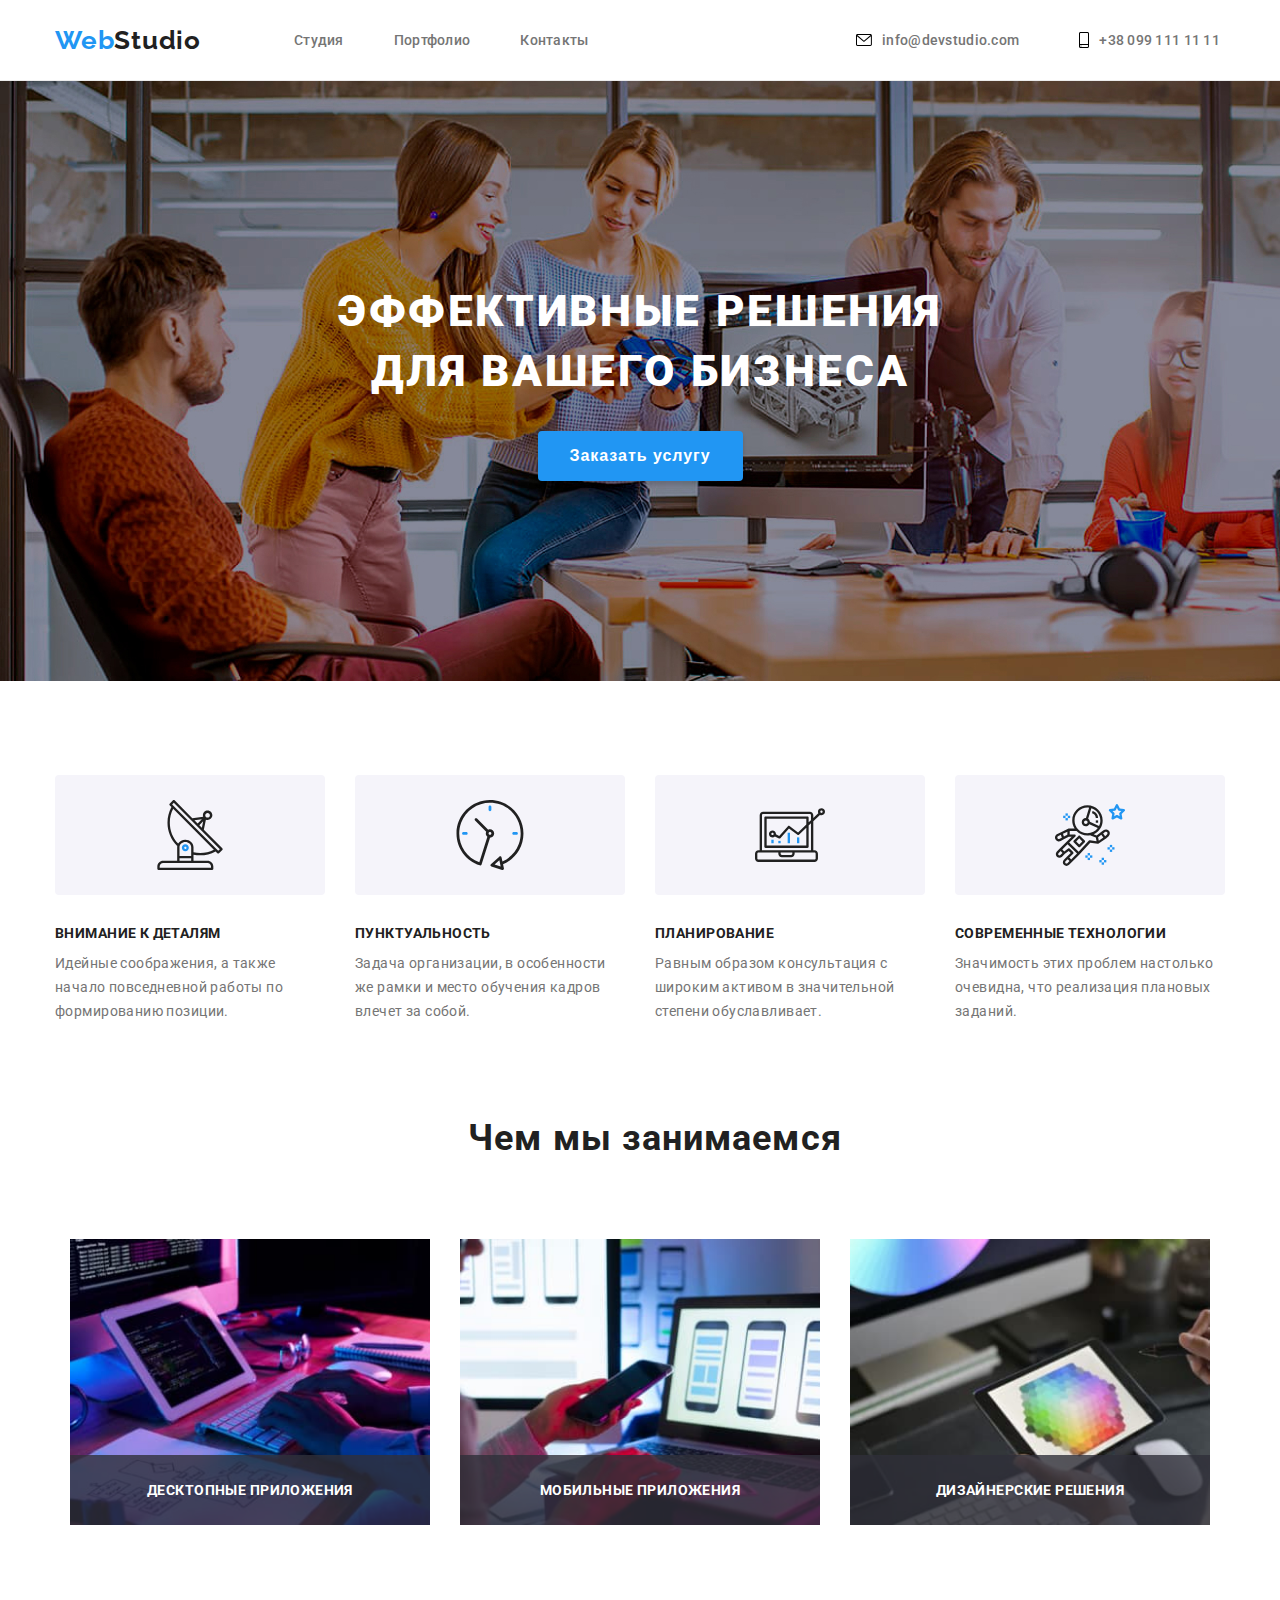
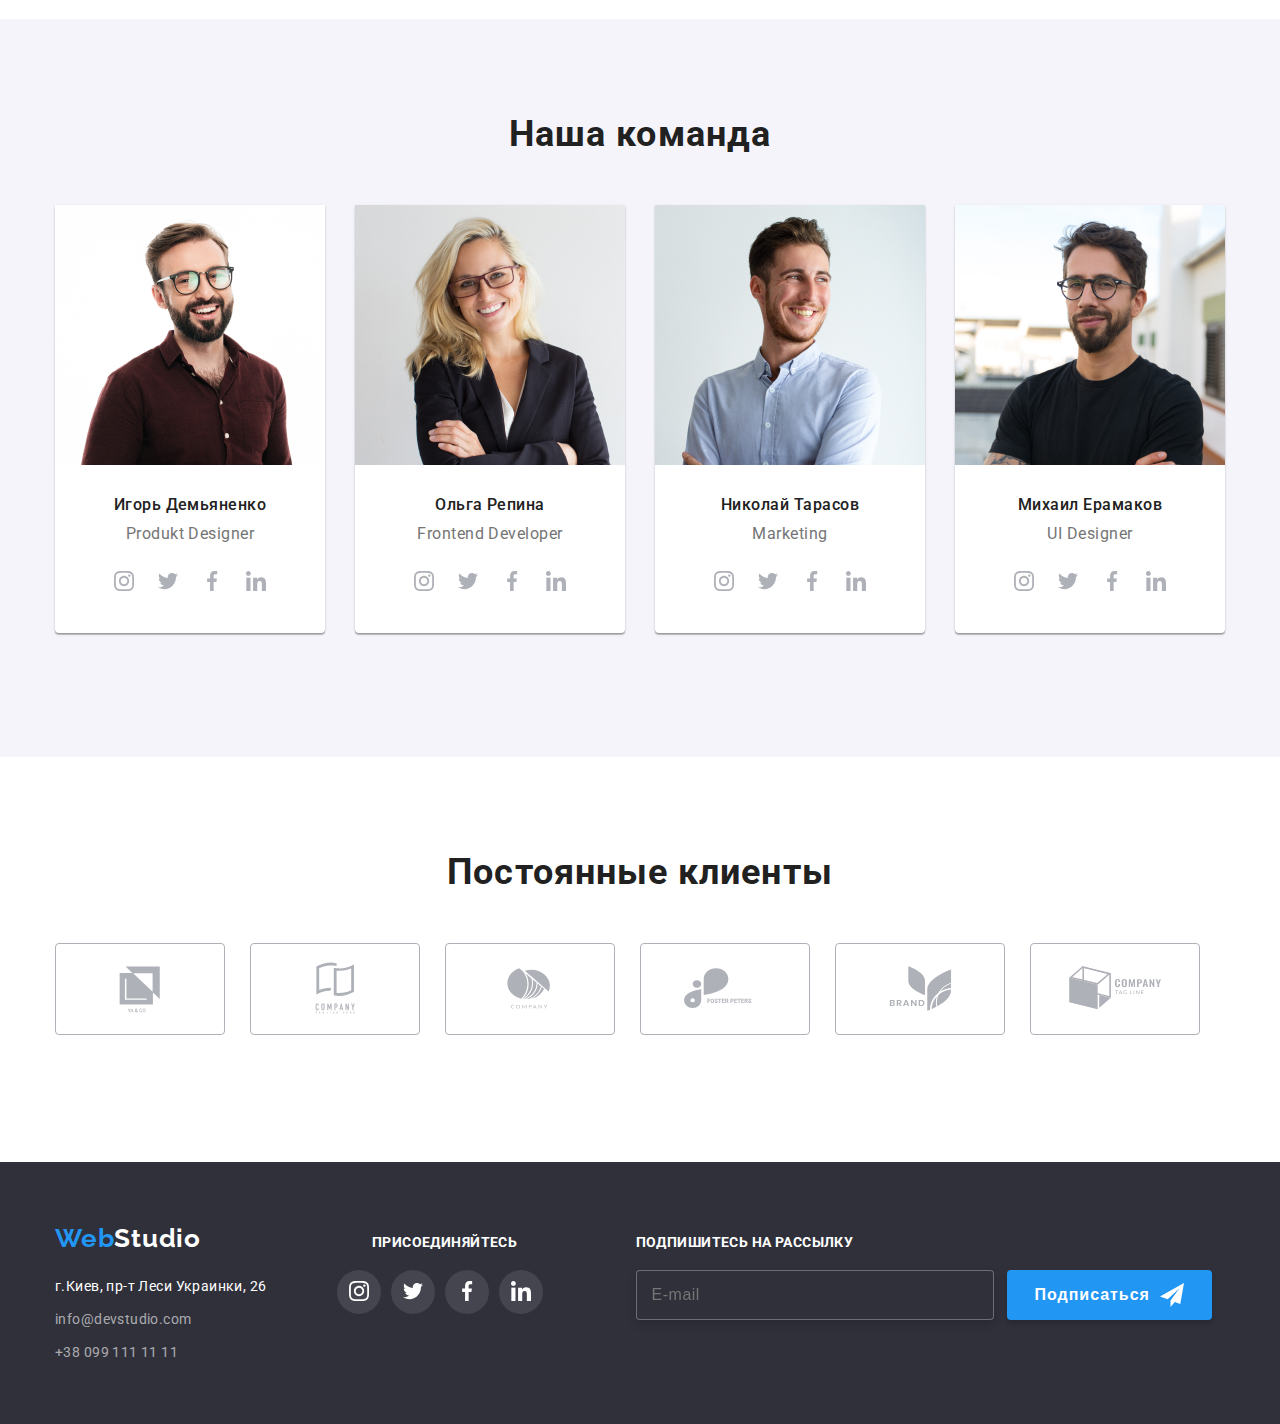
<file: index.html>
<!DOCTYPE html>
<html lang="ru ">
  <head>
    <meta charset="UTF-8" />
    <meta http-equiv="X-UA-Compatible" content="IE=edge" />
    <meta name="viewport" content="width=device-width, initial-scale=1.0" />
    <title>HW1</title>
    <link rel="preconnect" href="https://fonts.googleapis.com" />
    <link rel="preconnect" href="https://fonts.gstatic.com" crossorigin />
    <link
      href="https://fonts.googleapis.com/css2?family=Raleway:wght@700&family=Roboto:wght@400;500;700&display=swap"
      rel="stylesheet"
    />
    <link rel="stylesheet" href="./css/main.min.css" />
    <!-- <link rel="stylesheet" href="./css/reset.css" /> -->
    <!-- <link rel="stylesheet" href="./css/styles.css" /> -->
  </head>
  <body>
    <!-- MODAL -->
    <div class="backdrop is-hidden" data-modal>
      <div class="modal">
        <button data-modal-close class="close-modal-btn" type="button">
          <svg width="11" height="11">
            <use href="./images/sprite.svg#icon-Vector"></use>
          </svg>
        </button>

        <form class="modal-form">
          <h3 class="modal-form__headline">Оставьте свои данные, мы вам перезвоним</h3>
          <label class="modal-form__input-box">
            Имя
            <input type="text" class="modal-form__input" name="user-name" required />
            <svg class="form-person-ico" width="18" height="18">
              <use href="./images/sprite.svg#icon-person-black"></use>
            </svg>
          </label>
          <label class="modal-form__input-box">
            Телефон
            <input type="tel" class="modal-form__input" name="user-tel" />
            <svg class="form-person-ico" width="18" height="18">
              <use href="./images/sprite.svg#icon-phone-black"></use>
            </svg>
          </label>
          <label class="modal-form__input-box">
            Почта
            <input type="email" class="modal-form__input" name="user-email" />
            <svg class="form-person-ico" width="18" height="18">
              <use href="./images/sprite.svg#icon-email-black"></use>
            </svg>
          </label>
          <label class="modal-form__input-box">
            Комментарий
            <textarea
              name="user-msg"
              class="modal-form__msg"
              placeholder="Введите текст"
            ></textarea>
          </label>
          <label class="checkbox-text">
            <input type="checkbox" class="checkbox-btn" />
            <span class="chkbox-svg">
              <svg class="form-check-ico" width="16" height="16">
                <use href="./images/sprite.svg#icon-icon-check"></use>
              </svg>
            </span>
            Соглашаюсь с рассылкой и принимаю
            <a href="">Условия договора</a>
          </label>
          <div class="form-btn">
            <button type="submit" class="form-submit-btn">Отправить</button>
          </div>
        </form>
      </div>
    </div>
    <!-- section Header -->
    <header>
      <div class="container container-site-nav">
        <nav class="site-nav">
          <a href="index.html" class="logo">Web<span class="text">Studio</span></a>
          <button type="button" class="menu-button is-open" data-menu-button>
            <svg width="24" height="22" aria-label="Переключатель мобильного меню">
              <use class="icon-close" href="images/sprite.svg#icon-close"></use>
              <use class="icon-menu" href="images/sprite.svg#icon-menu"></use>
            </svg>
          </button>
          <div class="menu-container" data-menu>
            <ul class="site-nav__links">
              <li>
                <div>
                  <a class="links" href="index.html">Студия</a>
                </div>
              </li>
              <li>
                <div>
                  <a class="link" href="portfolio.html">Портфолио</a>
                </div>
              </li>
              <li>
                <div><a class="link" href="/contacts">Контакты</a></div>
              </li>
            </ul>

            <ul class="site-nav__contacts">
              <div class="mail-icon-box">
                <li class="position">
                  <a href="mailto:info@devstudio.com"
                    ><svg class="mail-ico" width="16" height="12">
                      <use href="./images/sprite.svg#icon-mail"></use>
                    </svg>
                    info@devstudio.com
                  </a>
                </li>
              </div>
              <div class="phone-icon-box">
                <li class="position">
                  <a href="tel:+380991111111">
                    <svg class="tel-ico" align="center" width="10" height="16">
                      <use href="./images/sprite.svg#icon-smartphone"></use>
                    </svg>
                    +38 099 111 11 11
                  </a>
                </li>
              </div>
            </ul>
            
              <ul class="list-social-link">
                <li><a href="" class="header-link-social">Instagram</a></li>
                <li><a href="" class="header-link-social">Twitter</a></li>
                <li><a href="" class="header-link-social">Facebook</a></li>
                <li><a href="" class="header-link-social">linkedin</a></li>
              </ul>
            
          </div>
        </nav>
        <!-- <div class="block-contacts"> -->
      </div>
    </header>
    <!-- section Основной контент -->
    <main>
      <section class="hero">
        <div class="container">
          <h1 class="hero-title">эффективные решения для вашего бизнеса</h1>
          <button data-modal-open type="button" class="hero-btn">Заказать услугу</button>
        </div>
      </section>

      <!-- section DETAILS -->
      <section>
        <div class="container">
          <div class="details">
            <ul class="details__list">
              <li class="details__num">
                <div class="background-ico">
                  <svg class="details__ico" width="70px" height="70px">
                    <use href="./images/sprite.svg#icon-antenna"></use>
                  </svg>
                </div>
                <h3>Внимание к деталям</h3>
                <p>
                  Идейные соображения, а также начало повседневной работы по формированию позиции.
                </p>
              </li>
              <li class="details__num">
                <div class="background-ico">
                  <svg class="details__ico" width="70" height="70">
                    <use href="./images/sprite.svg#icon-clock"></use>
                  </svg>
                </div>
                <h3>Пунктуальность</h3>
                <p>
                  Задача организации, в особенности же рамки и место обучения кадров влечет за
                  собой.
                </p>
              </li>
              <li class="details__num">
                <div class="background-ico">
                  <svg class="details__ico" width="70" height="70">
                    <use href="./images/sprite.svg#icon-diagram"></use>
                  </svg>
                </div>
                <h3>Планирование</h3>
                <p>
                  Равным образом консультация с широким активом в значительной степени
                  обуславливает.
                </p>
              </li>
              <li class="details__num">
                <div class="background-ico">
                  <svg class="details__ico" width="70" height="70">
                    <use href="./images/sprite.svg#icon-astronaut"></use>
                  </svg>
                </div>
                <h3>Современные технологии</h3>
                <p>Значимость этих проблем настолько очевидна, что реализация плановых заданий.</p>
              </li>
            </ul>
          </div>

          <!-- section Чем мы занимаемся -->
          <div class="container">
            <div class="what-we-do-list-block">
              <h2 class="second-title">Чем мы занимаемся</h2>
              <ul class="what-we-do-list">
                <li class="what-we-do-list__item">
                  <div class="what-we-do__img">
                    <img src="images/img.jpg" alt="working from pc" width="370" />
                    <div class="what-we-do__text">
                      <h3>Десктопные приложения</h3>
                    </div>
                  </div>
                </li>
                <li class="what-we-do-list__item">
                  <div class="what-we-do__img">
                    <img src="images/img1.jpg" alt="working from laptop" width="370" />
                    <div class="what-we-do__text">
                      <h3>Мобильные приложения</h3>
                    </div>
                  </div>
                </li>
                <li class="what-we-do-list__item">
                  <div class="what-we-do__img">
                    <img src="images/img2.jpg" alt="working from tablet" width="370" />
                    <div class="what-we-do__text">
                      <h3>Дизайнерские решения</h3>
                    </div>
                  </div>
                </li>
              </ul>
            </div>
          </div>
        </div>
      </section>
      <!-- section наша команда -->
      <section class="our-team">
        <div class="container">
          <h2 class="second-title">Наша команда</h2>
          <ul class="team-list">
            <li class="team-item">
              <img
                srcset="images/img3.jpg 1x, images/img3@2x.jpg 2x"
                srcset="images/img3mobile.jpg 1x, images/img3mobile@2x.jpg 2x"
                srcset="images/img3tablet.jpg 1x, images/img3tablet@2x.jpg 2x"
                src="images/img3.jpg"
                alt="Produkt Designer"
                width="270"
              />
              <div class="team-item-footer">
                <h3 class="card-name">Игорь Демьяненко</h3>
                <p>Produkt Designer</p>
                <div class="team-social">
                  <ul class="team-social-list">
                    <li class="team-social-btn">
                      <a href="" class="link-social"></a>
                      <svg class="team-social-ico" width="20" height="20">
                        <use href="./images/sprite.svg#icon-instagram"></use>
                      </svg>
                    </li>
                    <li class="team-social-btn">
                      <a href="" class="link-social"></a>
                      <svg class="team-social-ico" width="20" height="20">
                        <use href="./images/sprite.svg#icon-twitter"></use>
                      </svg>
                    </li>
                    <li class="team-social-btn">
                      <a href="" class="link-social"></a>
                      <svg class="team-social-ico" width="20" height="20">
                        <use href="./images/sprite.svg#icon-facebook"></use>
                      </svg>
                    </li>
                    <li class="team-social-btn">
                      <a href="" class="link-social"></a>
                      <svg class="team-social-ico" width="20" height="20">
                        <use href="./images/sprite.svg#icon-linkedin"></use>
                      </svg>
                    </li>
                  </ul>
                </div>
              </div>
            </li>
            <li class="team-item">
              <img 
                srcset="images/img4.jpg 1x, images/img4@2x.jpg 2x"
                srcset="images/img4mobile.jpg 1x, images/img4mobile@2x.jpg 2x"
                srcset="images/img4tablet.jpg 1x, images/img4tablet@2x.jpg 2x"
              src="images/img4.jpg" alt="Frontend Developer" width="270" />
              <div class="team-item-footer">
                <h3 class="card-name">Ольга Репина</h3>
                <p>Frontend Developer</p>
                <div class="team-social">
                  <ul class="team-social-list">
                    <li class="team-social-btn">
                      <a href="" class="link-social"></a>
                      <svg class="team-social-ico" width="20" height="20">
                        <use href="./images/sprite.svg#icon-instagram"></use>
                      </svg>
                    </li>
                    <li class="team-social-btn">
                      <a href="" class="link-social"></a>
                      <svg class="team-social-ico" width="20" height="20">
                        <use href="./images/sprite.svg#icon-twitter"></use>
                      </svg>
                    </li>
                    <li class="team-social-btn">
                      <a href="" class="link-social"></a>
                      <svg class="team-social-ico" width="20" height="20">
                        <use href="./images/sprite.svg#icon-facebook"></use>
                      </svg>
                    </li>
                    <li class="team-social-btn">
                      <a href="" class="link-social"></a>
                      <svg class="team-social-ico" width="20" height="20">
                        <use href="./images/sprite.svg#icon-linkedin"></use>
                      </svg>
                    </li>
                  </ul>
                </div>
              </div>
            </li>
            <li class="team-item">
              <img 
                srcset="images/img5.jpg 1x, images/img5@2x.jpg 2x"
                srcset="images/img5mobile.jpg 1x, images/img5mobile@2x.jpg 2x"
                srcset="images/img5tablet.jpg 1x, images/img5tablet@2x.jpg 2x"
              src="images/img5.jpg" alt="Marketing" width="270" />
              <div class="team-item-footer">
                <h3 class="card-name">Николай Тарасов</h3>
                <p>Marketing</p>
                <div class="team-social">
                  <ul class="team-social-list">
                    <li class="team-social-btn">
                      <a href="" class="link-social"></a>
                      <svg class="team-social-ico" width="20" height="20">
                        <use href="./images/sprite.svg#icon-instagram"></use>
                      </svg>
                    </li>
                    <li class="team-social-btn">
                      <a href="" class="link-social"></a>
                      <svg class="team-social-ico" width="20" height="20">
                        <use href="./images/sprite.svg#icon-twitter"></use>
                      </svg>
                    </li>
                    <li class="team-social-btn">
                      <a href="" class="link-social"></a>
                      <svg class="team-social-ico" width="20" height="20">
                        <use href="./images/sprite.svg#icon-facebook"></use>
                      </svg>
                    </li>
                    <li class="team-social-btn">
                      <a href="" class="link-social"></a>
                      <svg class="team-social-ico" width="20" height="20">
                        <use href="./images/sprite.svg#icon-linkedin"></use>
                      </svg>
                    </li>
                  </ul>
                </div>
              </div>
            </li>
            <li class="team-item">
              <img
                srcset="images/img6.jpg 1x, images/img6@2x.jpg 2x"
                srcset="images/img6mobile.jpg 1x, images/img6mobile@2x.jpg 2x"
                srcset="images/img6tablet.jpg 1x, images/img6tablet@2x.jpg 2x"
               src="images/img6.jpg" alt="UI Designer" width="270" />
              <div class="team-item-footer">
                <h3 class="card-name">Михаил Ерамаков</h3>
                <p>UI Designer</p>
                <div class="team-social">
                  <ul class="team-social-list">
                    <li class="team-social-btn">
                      <a href="" class="link-social"></a>
                      <svg class="team-social-ico" width="20" height="20">
                        <use href="./images/sprite.svg#icon-instagram"></use>
                      </svg>
                    </li>
                    <li class="team-social-btn">
                      <a href="" class="link-social"></a>
                      <svg class="team-social-ico" width="20" height="20">
                        <use href="./images/sprite.svg#icon-twitter"></use>
                      </svg>
                    </li>
                    <li class="team-social-btn">
                      <a href="" class="link-social"></a>
                      <svg class="team-social-ico" width="20" height="20">
                        <use href="./images/sprite.svg#icon-facebook"></use>
                      </svg>
                    </li>
                    <li class="team-social-btn">
                      <a href="" class="link-social"></a>
                      <svg class="team-social-ico" width="20" height="20">
                        <use href="./images/sprite.svg#icon-linkedin"></use>
                      </svg>
                    </li>
                  </ul>
                </div>
              </div>
            </li>
          </ul>
        </div>
      </section>
      <section>
        <!-- section clients -->
        <div class="container">
          <h2 class="second-title">Постоянные клиенты</h2>

          <ul class="client-list">
            <li class="client-list-item">
              <svg class="client__ico">
                <use href="./images/sprite.svg#icon-Client1"></use>
              </svg>
            </li>
            <li class="client-list-item">
              <svg class="client__ico" width="170" height="92">
                <use href="./images/sprite.svg#icon-Client2"></use>
              </svg>
            </li>
            <li class="client-list-item">
              <svg class="client__ico" width="170" height="92">
                <use href="./images/sprite.svg#icon-Client3"></use>
              </svg>
            </li>
            <li class="client-list-item">
              <svg class="client__ico" width="170" height="92">
                <use href="./images/sprite.svg#icon-Client4"></use>
              </svg>
            </li>
            <li class="client-list-item">
              <svg class="client__ico" width="170" height="92">
                <use href="./images/sprite.svg#icon-Client5"></use>
              </svg>
            </li>
            <li class="client-list-item">
              <svg class="client__ico" width="170" height="92">
                <use href="./images/sprite.svg#icon-Client6"></use>
              </svg>
            </li>
          </ul>
        </div>
      </section>
    </main>
    <script src="./js/modal.js"></script>
    <script src="./js/menu.js"></script>
  </body>

  <!-- section footer -->
  <footer>
    <section class="hero-footer">
      <div class="container">
        <div class="footer-wraper">
          <div class="footer-contacts">
            <a href="index.html" class="footer-contacts__logo"
              >Web<span class="footer-contacts__color-white">Studio</span></a
            >
            <address class="footer-contacts__address">г.Киев, пр-т Леси Украинки, 26</address>
            <ul class="footer-contacts__list">
              <li><a href="mailto:info@devstudio.com">info@devstudio.com</a></li>
              <li><a href="tel:+380991111111">+38 099 111 11 11</a></li>
            </ul>
          </div>

          <div class="footer-social">
            <h3>Присоединяйтесь</h3>
            <ul class="footer-social__list">
              <li>
                <button class="footer-social__btn">
                  <a href="" class="footer-social__link"></a>
                  <svg class="footer-social__ico" width="20" height="20">
                    <use href="./images/sprite.svg#icon-instagram"></use>
                  </svg>
                </button>
              </li>
              <li>
                <button class="footer-social__btn">
                  <a href="" class="footer-social__link"></a>
                  <svg class="footer-social__ico" width="20" height="20">
                    <use href="./images/sprite.svg#icon-twitter"></use>
                  </svg>
                </button>
              </li>
              <li>
                <button class="footer-social__btn">
                  <a href="" class="footer-social__link"></a>
                  <svg class="footer-social__ico" width="20" height="20">
                    <use href="./images/sprite.svg#icon-facebook"></use>
                  </svg>
                </button>
              </li>
              <li>
                <button class="footer-social__btn">
                  <a href="" class="footer-social__link"></a>
                  <svg class="footer-social__ico" width="20" height="20">
                    <use href="./images/sprite.svg#icon-linkedin"></use>
                  </svg>
                </button>
              </li>
            </ul>
          </div>
          <div class="footer-subscribe">
            <h3>подпишитесь на рассылку</h3>
            <label>
              <input type="email" class="footer-input" placeholder="E-mail" />
            </label>
            <button type="button" class="subscribe-btn">
              Подписаться
              <svg class="subscribe-btn-ico" width="24" height="24">
                <use href="./images/sprite.svg#icon-icon-send"></use>
              </svg>
            </button>
          </div>
        </div>
      </div>
    </section>
  </footer>
</html>
</file>
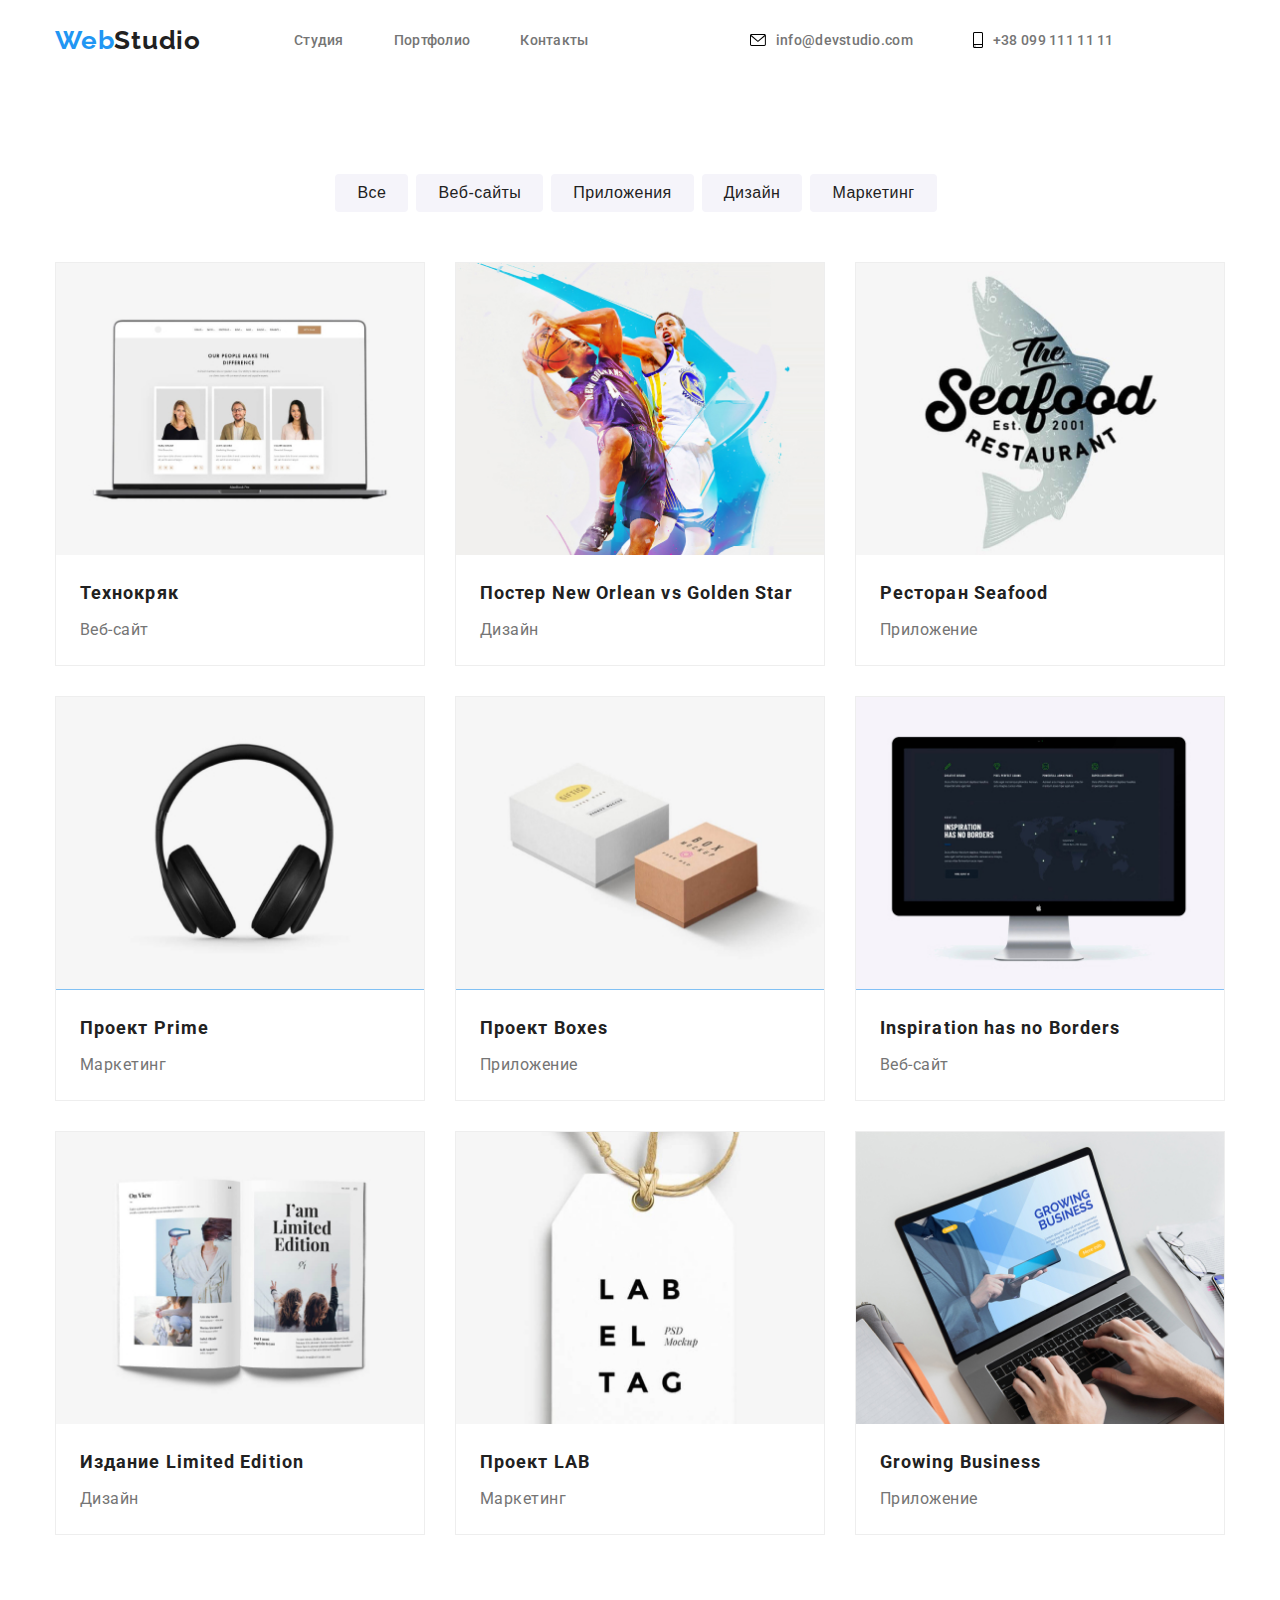
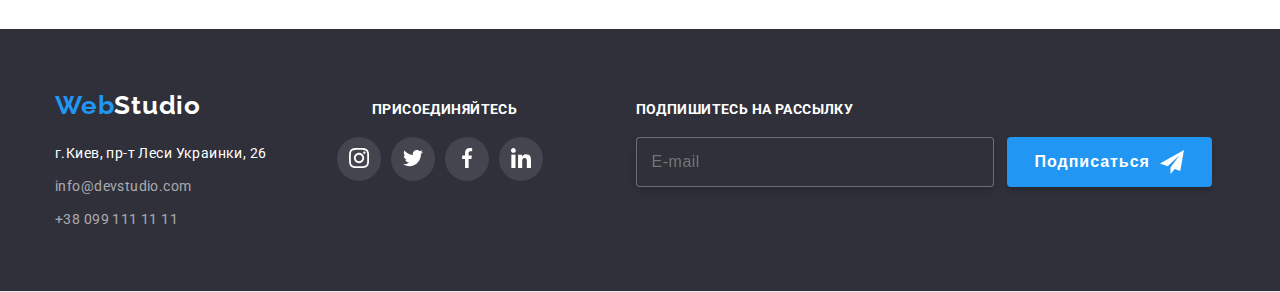
<file: portfolio.html>
<!DOCTYPE html>
<html lang="ru ">
  <head>
    <meta charset="UTF-8" />
    <meta http-equiv="X-UA-Compatible" content="IE=edge" />
    <meta name="viewport" content="width=device-width, initial-scale=1.0" />
    <title>HW2</title>
    <link rel="preconnect" href="https://fonts.googleapis.com" />
    <link rel="preconnect" href="https://fonts.gstatic.com" crossorigin />
    <link
      href="https://fonts.googleapis.com/css2?family=Raleway:wght@700&family=Roboto:wght@400;500;700&display=swap"
      rel="stylesheet"
    />
    <!-- <link rel="stylesheet" href="./css/reset.css" /> -->
    <!-- <link rel="stylesheet" href="./css/styles.css" /> -->
    <link rel="stylesheet" href="./css/main.min.css" />
  </head>
  <body>
    <!-- section Header -->
    <header>
      <div class="container container-site-nav">
        <nav class="site-nav">
          <a href="index.html" class="logo">Web<span class="text">Studio</span></a>
          <button type="button" class="menu-button is-open" data-menu-button>
            <svg width="24" height="22" aria-label="Переключатель мобильного меню">
              <use class="icon-close" href="images/sprite.svg#icon-close"></use>
              <use class="icon-menu" href="images/sprite.svg#icon-menu"></use>
            </svg>
          </button>
          <div class="menu-container" data-menu>
            <ul class="site-nav__links">
              <li>
                <div>
                  <a class="links" href="index.html">Студия</a>
                </div>
              </li>
              <li>
                <div>
                  <a class="link" href="portfolio.html">Портфолио</a>
                </div>
              </li>
              <li>
                <div><a class="link" href="/contacts">Контакты</a></div>
              </li>
            </ul>

            <ul class="site-nav__contacts">
              <div class="mail-icon-box">
                <li class="position">
                  <a href="mailto:info@devstudio.com"
                    ><svg class="mail-ico" width="16" height="12">
                      <use href="./images/sprite.svg#icon-mail"></use>
                    </svg>
                    info@devstudio.com
                  </a>
                </li>
              </div>
              <div class="phone-icon-box">
                <li class="position">
                  <a href="tel:+380991111111">
                    <svg class="tel-ico" align="center" width="10" height="16">
                      <use href="./images/sprite.svg#icon-smartphone"></use>
                    </svg>
                    +38 099 111 11 11
                  </a>
                </li>
              </div>
            </ul>
            <div>
              <ul class="list-social-link">
                <li><a href="" class="header-link-social">Instagram</a></li>
                <li><a href="" class="header-link-social">Twitter</a></li>
                <li><a href="" class="header-link-social">Facebook</a></li>
                <li><a href="" class="header-link-social">linkedin</a></li>
              </ul>
            </div>
          </div>
        </nav>
        <!-- <div class="block-contacts"> -->
      </div>
    <!-- section Основной контент -->
    <main>
      <section>
        <!-- <h1>Портфолио</h1> -->
        <div class="container">
          <ul class="portfolio-btn">
            <li><button type="button">Все</button></li>
            <li><button type="button">Веб-сайты</button></li>
            <li><button type="button">Приложения</button></li>
            <li><button type="button">Дизайн</button></li>
            <li><button type="button">Маркетинг</button></li>
          </ul>

          <ul class="portfolio-list">
            <li class="portfolio-list__item">
              <article class="card">
                <div class="card-thumb">
                  <div class="overlay-text">
                    <p>
                      Технокряк это современная площадка распространения коронавируса. Компании
                      используют эту платформу для цифрового шпионажа и атак на защищённые сервера
                      конкурентов.
                    </p>
                  </div>

                  <a class="port-link" href="#">
                    <!-- <img src="./images/img7.jpg" alt="img" /> -->
                    <picture>
                      <source
                        srcset="./images/img7mobile.jpg 1x, ./images/img7mobile@2x.jpg 2x"
                        media="(max-width:767px)"
                      />
                      <source
                        srcset="./images/img7tablet.jpg 1x, ./images/img7tablet@2x.jpg 2x"
                        media="(max-width: 1199px)"
                      />
                      <source
                        srcset="
                          ./images/img7desktop.jpg    1x,
                          ./images/img7desktop@2x.jpg 2x
                        "
                        media="(min-width:1200px)"
                      />
                      <img
                        class="picture"
                        src="./images/img7mobile.jpg"
                        alt="our people"
                      />
                    </picture>
                  </a>
                </div>
                <div class="card-footer">
                  <h2 class="card-heading">Технокряк</h2>
                  <p class="card-text">Веб-сайт</p>
                </div>
              </article>
            </li>

            <li class="portfolio-list__item">
              <article class="card">
                <div class="card-thumb">
                  <div class="overlay-text">
                    <p>
                      Технокряк это современная площадка распространения коронавируса. Компании
                      используют эту платформу для цифрового шпионажа и атак на защищённые сервера
                      конкурентов.
                    </p>
                  </div>
                  <a href="#">
                    <!-- <img src="./images/img8.jpg" alt="img" width="370" /> -->
                    <picture>
                      <source
                          srcset="./images/img8mobile.jpg 1x, ./images/img8mobile@2x.jpg 2x"
                          media="(max-width:767px)"
                        />
                        <source
                          srcset="./images/img8tablet.jpg 1x, ./images/img8tablet@2x.jpg 2x"
                          media="(max-width: 1199px)"
                        />
                        <source
                          srcset="
                            ./images/img8desktop.jpg    1x,
                            ./images/img8desktop@2x.jpg 2x
                          "
                          media="(min-width:1200px)"
                        />
                        <img
                          class="picture"
                          src="./images/img8mobile.jpg"
                          alt="our people"
                        />
                    </picture>
                  </a>
                </div>
                <div class="card-footer">
                  <h2 class="card-heading">Постер New Orlean vs Golden Star</h2>
                  <p class="card-text">Дизайн</p>
                </div>
              </article>
            </li>

            <li class="portfolio-list__item">
              <article class="card">
                <div class="card-thumb">
                  <div class="overlay-text">
                    <p>
                      Технокряк это современная площадка распространения коронавируса. Компании
                      используют эту платформу для цифрового шпионажа и атак на защищённые сервера
                      конкурентов.
                    </p>
                  </div>
                  <a href="#">
                    <!-- <img src="./images/img9.jpg" alt="img" width="370" /> -->
                    <picture>
                      <source
                          srcset="./images/img9mobile.jpg 1x, ./images/img9mobile@2x.jpg 2x"
                          media="(max-width:767px)"
                        />
                        <source
                          srcset="./images/img9tablet.jpg 1x, ./images/img9tablet@2x.jpg 2x"
                          media="(max-width: 1199px)"
                        />
                        <source
                          srcset="
                            ./images/img9desktop.jpg    1x,
                            ./images/img9desktop@2x.jpg 2x
                          "
                          media="(min-width:1200px)"
                        />
                        <img
                          class="picture"
                          src="./images/img9mobile.jpg"
                          alt="our people"
                        />
                    </picture>
                  </a>
                </div>
                <div class="card-footer">
                  <h2 class="card-heading">Ресторан Seafood</h2>
                  <p class="card-text">Приложение</p>
                </div>
              </article>
            </li>

            <li class="portfolio-list__item">
              <article class="card">
                <div class="card-thumb">
                  <div class="overlay-text">
                    <p>
                      Технокряк это современная площадка распространения коронавируса. Компании
                      используют эту платформу для цифрового шпионажа и атак на защищённые сервера
                      конкурентов.
                    </p>
                  </div>
                  <a href="#">
                    <!-- <img src="./images/img10.jpg" alt="img" width="370" /> -->
                    <picture>
                      <source
                          srcset="./images/img10mobile.jpg 1x, ./images/img10mobile@2x.jpg 2x"
                          media="(max-width:767px)"
                        />
                        <source
                          srcset="./images/img10tablet.jpg 1x, ./images/img10tablet@2x.jpg 2x"
                          media="(max-width: 1199px)"
                        />
                        <source
                          srcset="
                            ./images/img10desktop.jpg    1x,
                            ./images/img10desktop@2x.jpg 2x
                          "
                          media="(min-width:1200px)"
                        />
                        <img
                          class="picture"
                          src="./images/img10mobile.jpg"
                          alt="our people"
                        />
                    </picture>
                  </a>
                </div>
                <div class="card-footer">
                  <h2 class="card-heading">Проект Prime</h2>
                  <p class="card-text">Маркетинг</p>
                </div>
              </article>
            </li>

            <li class="portfolio-list__item">
              <article class="card">
                <div class="card-thumb">
                  <div class="overlay-text">
                    <p>
                      Технокряк это современная площадка распространения коронавируса. Компании
                      используют эту платформу для цифрового шпионажа и атак на защищённые сервера
                      конкурентов.
                    </p>
                  </div>
                  <a href="#">
                    <!-- <img src="./images/img11.jpg" alt="img" width="370" /> -->
                    <picture>
                      <source
                          srcset="./images/img11mobile.jpg 1x, ./images/img11mobile@2x.jpg 2x"
                          media="(max-width:767px)"
                        />
                        <source
                          srcset="./images/img11tablet.jpg 1x, ./images/img11tablet@2x.jpg 2x"
                          media="(max-width: 1199px)"
                        />
                        <source
                          srcset="
                            ./images/img11desktop.jpg    1x,
                            ./images/img11desktop@2x.jpg 2x
                          "
                          media="(min-width:1200px)"
                        />
                        <img
                          class="picture"
                          src="./images/img11mobile.jpg"
                          alt="our people"
                        />
                    </picture>
                  </a>
                </div>
                <div class="card-footer">
                  <h2 class="card-heading">Проект Boxes</h2>
                  <p class="card-text">Приложение</p>
                </div>
              </article>
            </li>

            <li class="portfolio-list__item">
              <article class="card">
                <div class="card-thumb">
                  <div class="overlay-text">
                    <p>
                      Технокряк это современная площадка распространения коронавируса. Компании
                      используют эту платформу для цифрового шпионажа и атак на защищённые сервера
                      конкурентов.
                    </p>
                  </div>
                  <a href="#">
                    <!-- <img src="./images/img12.jpg" alt="img" width="370" /> -->
                    <picture>
                      <source
                          srcset="./images/img12mobile.jpg 1x, ./images/img12mobile@2x.jpg 2x"
                          media="(max-width:767px)"
                        />
                        <source
                          srcset="./images/img12tablet.jpg 1x, ./images/img12tablet@2x.jpg 2x"
                          media="(max-width: 1199px)"
                        />
                        <source
                          srcset="
                            ./images/img12desktop.jpg    1x,
                            ./images/img12desktop@2x.jpg 2x
                          "
                          media="(min-width:1200px)"
                        />
                        <img
                          class="picture"
                          src="./images/img12mobile.jpg"
                          alt="our people"
                        />
                    </picture>
                  </a>
                </div>
                <div class="card-footer">
                  <h2 class="card-heading">Inspiration has no Borders</h2>
                  <p class="card-text">Веб-сайт</p>
                </div>
              </article>
            </li>

            <li class="portfolio-list__item">
              <article class="card">
                <div class="card-thumb">
                  <div class="overlay-text">
                    <p>
                      Технокряк это современная площадка распространения коронавируса. Компании
                      используют эту платформу для цифрового шпионажа и атак на защищённые сервера
                      конкурентов.
                    </p>
                  </div>
                  <a href="#">
                    <!-- <img src="./images/img13.jpg" alt="img" width="370" /> -->
                    <picture>
                      <source
                          srcset="./images/img13mobile.jpg 1x, ./images/img13mobile@2x.jpg 2x"
                          media="(max-width:767px)"
                        />
                        <source
                          srcset="./images/img13tablet.jpg 1x, ./images/img13tablet@2x.jpg 2x"
                          media="(max-width: 1199px)"
                        />
                        <source
                          srcset="
                            ./images/img13desktop.jpg    1x,
                            ./images/img13desktop@2x.jpg 2x
                          "
                          media="(min-width:1200px)"
                        />
                        <img
                          class="picture"
                          src="./images/img13mobile.jpg"
                          alt="our people"
                        />
                    </picture>
                  </a>
                </div>
                <div class="card-footer">
                  <h2 class="card-heading">Издание Limited Edition</h2>
                  <p class="card-text">Дизайн</p>
                </div>
              </article>
            </li>

            <li class="portfolio-list__item">
              <article class="card">
                <div class="card-thumb">
                  <div class="overlay-text">
                    <p>
                      Технокряк это современная площадка распространения коронавируса. Компании
                      используют эту платформу для цифрового шпионажа и атак на защищённые сервера
                      конкурентов.
                    </p>
                  </div>
                  <a href="#">
                    <!-- <img src="./images/img14.jpg" alt="img" width="370" /> -->
                    <picture>
                      <source
                          srcset="./images/img14mobile.jpg 1x, ./images/img14mobile@2x.jpg 2x"
                          media="(max-width:767px)"
                        />
                        <source
                          srcset="./images/img14tablet.jpg 1x, ./images/img14tablet@2x.jpg 2x"
                          media="(max-width: 1199px)"
                        />
                        <source
                          srcset="
                            ./images/img14desktop.jpg    1x,
                            ./images/img14desktop@2x.jpg 2x
                          "
                          media="(min-width:1200px)"
                        />
                        <img
                          class="picture"
                          src="./images/img14mobile.jpg"
                          alt="our people"
                        />
                    </picture>
                  </a>
                </div>
                <div class="card-footer">
                  <h2 class="card-heading">Проект LAB</h2>
                  <p class="card-text">Маркетинг</p>
                </div>
              </article>
            </li>

            <li class="portfolio-list__item">
              <article class="card">
                <div class="card-thumb">
                  <div class="overlay-text">
                    <p>
                      Технокряк это современная площадка распространения коронавируса. Компании
                      используют эту платформу для цифрового шпионажа и атак на защищённые сервера
                      конкурентов.
                    </p>
                  </div>
                  <a href="#">
                    <!-- <img src="./images/img15.jpg" alt="img" width="370" /> -->
                    <picture>
                      <source
                          srcset="./images/img15mobile.jpg 1x, ./images/img15mobile@2x.jpg 2x"
                          media="(max-width:767px)"
                        />
                        <source
                          srcset="./images/img15tablet.jpg 1x, ./images/img15tablet@2x.jpg 2x"
                          media="(max-width: 1199px)"
                        />
                        <source
                          srcset="
                            ./images/img15desktop.jpg    1x,
                            ./images/img15desktop@2x.jpg 2x
                          "
                          media="(min-width:1200px)"
                        />
                        <img
                          class="picture"
                          src="./images/img15mobile.jpg"
                          alt="our people"
                        />
                    </picture>
                  </a>
                </div>
                <div class="card-footer">
                  <h2 class="card-heading">Growing Business</h2>
                  <p class="card-text">Приложение</p>
                </div>
              </article>
            </li>
          </ul>
        </div>
      </section>
    </main>
    <script src="./js/modal.js"></script>
  </body>

  <footer>
    <section class="hero-footer">
      <div class="container">
        <div class="footer-wraper">
          <div class="footer-contacts">
            <a href="index.html" class="footer-contacts__logo"
              >Web<span class="footer-contacts__color-white">Studio</span></a
            >
            <address class="footer-contacts__address">г.Киев, пр-т Леси Украинки, 26</address>
            <ul class="footer-contacts__list">
              <li><a href="mailto:info@devstudio.com">info@devstudio.com</a></li>
              <li><a href="tel:+380991111111">+38 099 111 11 11</a></li>
            </ul>
          </div>

          <div class="footer-social">
            <h3>Присоединяйтесь</h3>
            <ul class="footer-social__list">
              <li>
                <button class="footer-social__btn">
                  <a href="" class="footer-social__link"></a>
                  <svg class="footer-social__ico" width="20" height="20">
                    <use href="./images/sprite.svg#icon-instagram"></use>
                  </svg>
                </button>
              </li>
              <li>
                <button class="footer-social__btn">
                  <a href="" class="footer-social__link"></a>
                  <svg class="footer-social__ico" width="20" height="20">
                    <use href="./images/sprite.svg#icon-twitter"></use>
                  </svg>
                </button>
              </li>
              <li>
                <button class="footer-social__btn">
                  <a href="" class="footer-social__link"></a>
                  <svg class="footer-social__ico" width="20" height="20">
                    <use href="./images/sprite.svg#icon-facebook"></use>
                  </svg>
                </button>
              </li>
              <li>
                <button class="footer-social__btn">
                  <a href="" class="footer-social__link"></a>
                  <svg class="footer-social__ico" width="20" height="20">
                    <use href="./images/sprite.svg#icon-linkedin"></use>
                  </svg>
                </button>
              </li>
            </ul>
          </div>
          <div class="footer-subscribe">
            <h3>подпишитесь на рассылку</h3>
            <label>
              <input type="email" class="footer-input" placeholder="E-mail" />
            </label>
            <button type="button" class="subscribe-btn">
              Подписаться
              <svg class="subscribe-btn-ico" width="24" height="24">
                <use href="./images/sprite.svg#icon-icon-send"></use>
              </svg>
            </button>
          </div>
        </div>
      </div>
    </section>
  </footer>
</html>
</file>
<file: css/styles.css>
/* VARIABLES */
:root {
  --main-color: #212121;
  --sec-color: #757575;
  --active-color: #2196f3;
  --white-color: #ffffff;
}

/* GLOBAL */

:hover,
:focus {
  transition-duration: 250ms;
  transition-timing-function: cubic-bezier(0.4, 0, 0.2, 1);
}

body {
  font-family: 'Roboto', sans-serif;
  font-size: 14px;
  /* font-family: normal; */
}
img {
  display: block;
  /* max-width: 100%; */
  height: auto;
  width: 100%;
}
section {
  padding: 94px 0;
}
.container {
  width: 1200px;
  margin: 0 auto;
}

/* MODAL */

.backdrop {
  position: fixed;
  top: 0;
  left: 0;
  width: 100%;
  height: 100%;
  background: rgba(0, 0, 0, 0.2);
  z-index: 1;
}
.backdrop {
  opacity: 1;
  transform: scale(1);
  transition-duration: 0.5s;
}
.backdrop.is-hidden {
  opacity: 0;
  pointer-events: none;
  transform: scale(0);
  transition-duration: 0.5s;
}

.modal {
  position: absolute;
  top: 50%;
  left: 50%;
  transform: translate(-50%, -50%);
  height: 581px;
  width: 528px;
  background: #ffffff;
  box-shadow: 0px 1px 3px rgba(0, 0, 0, 0.12), 0px 1px 1px rgba(0, 0, 0, 0.14),
    0px 2px 1px rgba(0, 0, 0, 0.2);
  border-radius: 4px;
  padding: 40px;
}
.close-modal-btn {
  position: absolute;
  width: 30px;
  height: 30px;
  background: #ffffff;
  border: 1px solid rgba(0, 0, 0, 0.1);
  border-radius: 50%;
  right: 8px;
  top: 8px;
}
.close-modal-btn:hover {
  fill: #188ce8;
}
.modal-form__headline {
  font-weight: bold;
  font-size: 20px;
  line-height: 23px;
  text-align: center;
  letter-spacing: 0.03em;
  color: #212121;
}
.modal-form__input-box {
  display: block;
  margin-top: 10px;
  font-weight: normal;
  font-size: 12px;
  line-height: 14px;
  letter-spacing: 0.01em;
  color: #757575;
  position: relative;
}
.modal-form__input,
.modal-form__msg {
  border: 1px solid rgba(33, 33, 33, 0.2);
  box-sizing: border-box;
  border-radius: 4px;
  width: 100%;
  height: 40px;
  margin-top: 4px;
  padding: 0 10px 0 40px;
}
.modal-form__input:focus {
  outline: none;
  border: 1px solid var(--active-color);
  transition: 250ms cubic-bezier(0.4, 0, 0.2, 1);
}
.modal-form__input:focus + svg {
  fill: var(--active-color);
  transition: 250ms cubic-bezier(0.4, 0, 0.2, 1);
}
.modal-form__msg:focus {
  outline: none;
  border: 1px solid var(--active-color);
  transition: 250ms cubic-bezier(0.4, 0, 0.2, 1);
}
.form-person-ico {
  display: block;
  position: absolute;
  left: 15px;
  top: 50%;
}
.checkbox-text {
  display: block;
  position: relative;
  font-weight: normal;
  font-size: 14px;
  line-height: 24px;
  letter-spacing: 0.03em;
  color: #757575;
  margin-top: 20px;
  text-align: center;
}
.checkbox-text a {
  color: var(--active-color);
}

.checkbox-btn {
  -webkit-appearance: none;
}
.checkbox-btn + .chkbox-svg::before {
  position: absolute;
  left: 6px;
  top: 4px;
  content: '';
  display: inline-block;
  width: 16px;
  height: 16px;
  border: 1px solid #212121;
  border-radius: 2px;
}
.checkbox-btn:checked + .chkbox-svg::before {
  background-image: url(../images/sprite/#icon-icon-check);
  background-color: var(--active-color);
  border: var(--active-color);
}
.form-check-ico {
  position: absolute;
  left: 6px;
  top: 3px;
}
.checkbox-btn:focus + .chkbox-svg::before {
  border-color: var(--active-color);
}
.form-submit-btn:hover {
  background: #188ce8;
}

.modal-form__msg {
  font-family: inherit;
  width: 448px;
  height: 120px;
  resize: none;
  padding: 12px 16px;
}
.modal-form__msg::placeholder {
  font-weight: normal;
  font-size: 12px;
  line-height: 14px;
  letter-spacing: 0.01em;
  color: rgba(117, 117, 117, 0.5);
}
.form-submit-btn {
  width: 200px;
  height: 50px;
  background: #2196f3;
  box-shadow: 0px 4px 4px rgba(0, 0, 0, 0.15);
  border-radius: 4px;
  font-weight: bold;
  font-size: 16px;
  line-height: 30px;
  letter-spacing: 0.06em;
  color: #ffffff;
  margin-top: 30px;
}
.form-btn {
  text-align: center;
}

/* HEADER */

header {
  border-bottom: 1px solid #ececec;
}

.site-nav,
.site-nav__links,
.site-nav__contacts,
header .container {
  display: flex;
  justify-content: space-between;
}
.site-nav__logo {
  margin-right: 93px;
  display: flex;
  align-items: center;
  font-family: Raleway, sans-serif;
  font-weight: bold;
  font-size: 26px;
  line-height: calc(31 / 26);
  letter-spacing: 0.03em;
  color: var(--active-color);
}

.color-black {
  color: var(--main-color);
}

.site-nav__contacts a,
.site-nav__links a {
  font-weight: 500;
  font-size: 14px;
  line-height: calc(16 / 14);
  letter-spacing: 0.02em;
  color: var(--sec-color);
  padding: 32px 0;
  display: inline-block;
}
.site-nav__links div {
  margin-right: 50px;
}
.site-nav__contacts div {
  margin-right: 50px;
}

.site-nav__links div {
  position: relative;
}

.site-nav__links a:hover:after {
  content: '';
  position: absolute;

  top: 77px;
  left: 0px;
  width: 100%;
  height: 4px;
  background-color: #2196f3;
  border-radius: 2px;
}

.site-nav__contacts a:hover,
.site-nav__contacts a:focus,
.site-nav__links a:hover,
.site-nav__links a:focus {
  color: var(--active-color);
  fill: var(--active-color);
}
.mail-ico,
.tel-ico {
  margin-right: 10px;
}

.position a {
  display: inline-flex;
  align-items: center;
}

/* HERO */

.hero {
  /* background: #2f303a; */
  background-image: url('../images/img16.jpg');
  background-repeat: no-repeat;
  background-size: cover;
}

.hero .container {
  padding: 106px 0;
}

.hero-title {
  font-size: 44px;
  color: var(--white-color);
  text-transform: uppercase;
  font-weight: 900;
  font-size: 44px;
  line-height: calc(60 / 44);
  text-align: center;
  letter-spacing: 0.06em;
  max-width: 650px;
  margin: 0 auto;
  margin-bottom: 30px;
}

.hero-btn {
  padding: 10px 32px;
  border-radius: 4px;
  margin: 0 auto;
  display: block;
  background: var(--active-color);
  box-shadow: 0px 4px 4px rgba(0, 0, 0, 0.15);
  font-weight: bold;
  font-size: 16px;
  line-height: calc(30 / 16);
  letter-spacing: 0.06em;
  color: var(--white-color);
}

.hero-btn:hover,
.hero-btn:focus {
  background: #188ce8;
}

/* DETAILS */

.details {
  margin-bottom: 94px;
}

.details h3 {
  font-size: 14px;
  line-height: calc(16 / 14);
  letter-spacing: 0.03em;
  text-transform: uppercase;
  color: var(--main-color);
  margin-bottom: 10px;
}
.details p {
  font-size: 14px;
  line-height: 24px;
  letter-spacing: 0.03em;
  color: #757575;
}

.details-list {
  display: flex;
  margin: 0 -15px;
}

.details-num {
  margin: 0 15px;
}

.details-ico {
  background: #f5f4fa;
  border-radius: 4px;
  padding: 25px;
  margin-bottom: 30px;
}

/* WHAT-WE-DO */

.second-title {
  font-weight: bold;
  font-size: 36px;
  line-height: calc(42 / 36);
  text-align: center;
  letter-spacing: 0.03em;
  color: #212121;
  padding-bottom: 50px;
}
.what-we-do-list h3 {
  font-weight: bold;
  font-size: 14px;
  line-height: 16px;
  text-align: center;
  letter-spacing: 0.03em;
  text-transform: uppercase;
  color: var(--white-color);
}

.what-we-do-img {
  position: relative;
}

.what-we-do-text {
  background-color: rgba(47, 48, 58, 0.8);
  width: 100%;
  position: absolute;
  bottom: 0;
  text-align: center;
  padding: 27px;
}

.what-we-do-list {
  display: flex;
}
.what-we-do-list li {
  flex-basis: calc(100% / 3 - 30px);
  margin-left: 30px;
  margin-top: 30px;
}

/* COMAND */

.container .team-list {
  display: flex;
  margin: 0 -15px;
}

.our-team {
  background: #f5f4fa;
}

.team-item-footer {
  padding: 30px;
  text-align: center;
}
.team-item-footer h3 {
  padding-bottom: 10px;
}
.team-item-footer p {
  font-weight: normal;
  font-size: 16px;
  line-height: 19px;
  text-align: center;
  letter-spacing: 0.03em;
  color: #757575;
}
.card-name {
  font-weight: 500;
  font-size: 16px;
  line-height: 19px;
  letter-spacing: 0.03em;
  color: #212121;
}
.team-item {
  background: #ffffff;
  box-shadow: 0px 1px 3px rgba(0, 0, 0, 0.12), 0px 1px 1px rgba(0, 0, 0, 0.14),
    0px 2px 1px rgba(0, 0, 0, 0.2);
  border-radius: 0px 0px 4px 4px;
  margin: 0 15px;
}

.team-social-list {
  display: flex;
  flex-wrap: wrap;
  justify-content: space-between;
  margin-top: 16px;
}
.team-social-ico {
  fill: #afb1b8;
  margin-top: 12px;
}
.team-social-btn:hover .team-social-ico,
.team-social-btn:focus .team-social-ico {
  fill: var(--white-color);
}

.team-social-btn {
  width: 44px;
  height: 44px;
  background: rgba(255, 255, 255, 0.1);
  border-radius: 50%;
}
.team-social-btn:hover,
.team-social-btn:focus {
  background: var(--active-color);
}

/* PORTFOLIO */

.portfolio-btn {
  display: flex;
  justify-content: center;
  align-items: center;
  margin-bottom: 50px;
}
.portfolio-btn button {
  padding: 6px 22px;
  border-radius: 4px;
  background: #f5f4fa;
  font-weight: 500;
  font-size: 16px;
  line-height: calc(26 / 16);
  letter-spacing: 0.03em;
  color: var(--main-color);
  width: auto;
  cursor: pointer;
  margin-right: 8px;
}

.portfolio-btn button:hover,
.portfolio-btn button:focus {
  background: var(--active-color);
  color: var(--white-color);
  box-shadow: 0px 3px 1px rgba(0, 0, 0, 0.1), 0px 1px 2px rgba(0, 0, 0, 0.08),
    0px 2px 2px rgba(0, 0, 0, 0.12);
}

.card {
  border: 1px solid #eeeeee;
}
.card-thumb {
  position: relative;
  overflow: hidden;
}
.overlay-text {
  font-weight: normal;
  font-size: 18px;
  line-height: 28px;
  letter-spacing: 0.03em;
  color: #ffffff;
  padding: 63px 24px;
}
.overlay-text {
  position: absolute;
  width: 100%;
  height: 100%;
  background: rgba(33, 150, 243, 0.9);
  transform: translateY(100%);
  transition: 250ms cubic-bezier(0.4, 0, 0.2, 1);
}
.card:hover .overlay-text {
  transform: translateY(0);
}

.card:hover,
.card:focus {
  box-shadow: 0px 1px 1px rgba(0, 0, 0, 0.12), 0px 4px 4px rgba(0, 0, 0, 0.06),
    1px 4px 6px rgba(0, 0, 0, 0.16);
}

.portfolio-list {
  display: flex;
  flex-wrap: wrap;
  justify-content: space-between;
  margin-left: -30px;
  margin-top: -30px;
}

.portfolio-list .item {
  flex-basis: calc(100% / 3 - 30px);
  margin-left: 30px;
  margin-top: 30px;
}
.card-footer {
  padding: 20px 24px;
}
.card-heading {
  margin-bottom: 4px;
}
.card-text {
  font-weight: normal;
  font-size: 16px;
  line-height: 30px;
  letter-spacing: 0.03em;
  color: #757575;
}

/* CLIENTS */

.client-list {
  display: flex;
  flex-wrap: wrap;
  justify-content: space-between;
}

.client-ico {
  border: 1px solid #afb1b8;
  box-sizing: border-box;
  border-radius: 4px;
  fill: #afb1b8;
}

.client-ico:hover,
.client-ico:focus {
  fill: var(--active-color);
  border: 1px solid var(--active-color);
}

/* footer */

footer .logo {
  font-family: Raleway, sans-serif;
  font-weight: bold;
  font-size: 26px;
  line-height: calc(31 / 26);
  letter-spacing: 0.03em;
  color: var(--active-color);
  display: inline-block;
  margin-bottom: 20px;
}

.color-white {
  color: var(--white-color);
}

.contacts-footer a {
  margin-top: 9px;
  display: inline-block;
  font-weight: normal;
  font-size: 14px;
  line-height: 24px;
  letter-spacing: 0.03em;
  color: rgba(255, 255, 255, 0.6);
}

.contacts-footer a:hover,
.contacts-footer a:focus {
  color: var(--active-color);
}

.address {
  font-style: normal;
  font-size: 14px;
  line-height: calc(24 / 14);
  letter-spacing: 0.03em;
  color: var(--white-color);
}

.hero-footer {
  padding: 60px 0;
  background: #2f303a;
}
.footer-wraper {
  display: flex;
  flex-wrap: wrap;
  justify-content: flex-start;
}

.footer-contacts {
  margin-right: 70px;
}
.footer-social h3 {
  font-weight: bold;
  font-size: 14px;
  line-height: 16px;
  letter-spacing: 0.03em;
  text-transform: uppercase;
  color: var(--white-color);
  margin-top: 12px;
}
.social-list {
  display: flex;
  flex-wrap: wrap;
  justify-content: flex-start;
  margin-top: 20px;
}

.social-ico {
  fill: #ffffff;
}

.social-btn {
  width: 44px;
  height: 44px;
  background: rgba(255, 255, 255, 0.1);
  border-radius: 50%;
  margin-right: 10px;
}

.social-btn:hover {
  background: var(--active-color);
}

.footer-subscribe h3 {
  font-weight: bold;
  font-size: 14px;
  line-height: 16px;
  letter-spacing: 0.03em;
  text-transform: uppercase;
  color: var(--white-color);
  margin-top: 12px;
}
.footer-subscribe {
  margin-left: 83px;
}
.footer-input {
  width: 358px;
  height: 50px;
  background: #2f303a;
  border: 1px solid rgba(255, 255, 255, 0.3);
  filter: drop-shadow(0px 4px 4px rgba(0, 0, 0, 0.15));
  border-radius: 4px;
  margin-top: 20px;
  font-weight: normal;
  font-size: 16px;
  line-height: 20px;
  letter-spacing: 0.03em;
  color: rgba(255, 255, 255, 0.6);
  padding-left: 15px;
}
.footer-input:focus {
  outline: none;
  border: 1px solid var(--active-color);
  transition: 250ms cubic-bezier(0.4, 0, 0.2, 1);
}
.subscribe-btn {
  position: relative;

  height: 50px;
  background: #2196f3;
  box-shadow: 0px 4px 4px rgba(0, 0, 0, 0.15);
  border-radius: 4px;
  font-weight: bold;
  font-size: 16px;
  line-height: 30px;
  letter-spacing: 0.06em;
  color: #ffffff;
  margin-left: 10px;

  padding-left: 28px;
  padding-right: 62px;
}
.subscribe-btn-ico {
  position: absolute;
  top: 13px;
  right: 28px;
}
</file>
<file: css/main.min.css>
*,*::after,*::before{margin:0;padding:0;-webkit-box-sizing:border-box;box-sizing:border-box}a{text-decoration:none;cursor:pointer}button{border:none;cursor:pointer}ul li{list-style:none}:hover,:focus{-webkit-transition-duration:250ms;transition-duration:250ms;-webkit-transition-timing-function:cubic-bezier(0.4, 0, 0.2, 1);transition-timing-function:cubic-bezier(0.4, 0, 0.2, 1)}body{font-family:'Roboto', sans-serif;font-size:14px}img{display:block;max-width:100%;height:auto;width:100%}section{padding:94px 0}.container{max-width:1200px;padding-left:15px;padding-right:15px;margin:0 auto}@media screen and (min-width: 480px){.container{width:480px}}@media screen and (min-width: 768px){.container{width:768px}}@media screen and (min-width: 1200px){.container{width:1200px}}:root{--main-color: #212121;--sec-color: #757575;--active-color: #2196f3;--white-color: #ffffff}header{border-bottom:1px solid #ececec;position:relative}@media screen and (max-width: 767px){.container-site-nav{padding:15px 15px}}.site-nav,.site-nav__links,.site-nav__contacts{display:-webkit-box;display:-ms-flexbox;display:flex;-webkit-box-pack:justify;-ms-flex-pack:justify;justify-content:space-between}.site-nav__links{display:-webkit-box;display:-ms-flexbox;display:flex;-webkit-box-pack:justify;-ms-flex-pack:justify;justify-content:space-between}@media screen and (max-width: 767px){.site-nav__links{-webkit-box-orient:vertical;-webkit-box-direction:normal;-ms-flex-direction:column;flex-direction:column;font-weight:500;font-size:40px;line-height:47px;letter-spacing:0.02em;color:#212121;display:-webkit-inline-box;display:-ms-inline-flexbox;display:inline-flex}}@media screen and (max-width: 767px){.site-nav__links li:first-child a{padding-top:0px}}.menu-button{margin:0;padding:0;background-color:transparent}@media screen and (min-width: 768px){.menu-button{display:none}}.menu-button .icon-menu{display:none}.menu-button.is-open .icon-menu{display:block}.menu-button.is-open .icon-close{display:none}.menu-container{background-color:var(--white-color)}@media screen and (max-width: 767px){.menu-container{display:none;position:absolute;top:100%;left:0;width:100%;height:796px;padding:40px;-webkit-box-shadow:0px 1px 3px rgba(0,0,0,0.12),0px 1px 1px rgba(0,0,0,0.14),0px 2px 1px rgba(0,0,0,0.2);box-shadow:0px 1px 3px rgba(0,0,0,0.12),0px 1px 1px rgba(0,0,0,0.14),0px 2px 1px rgba(0,0,0,0.2)}.menu-container.is-open{display:block}}@media screen and (min-width: 768px){.menu-container{display:-webkit-box;display:-ms-flexbox;display:flex;-webkit-box-flex:1;-ms-flex-positive:1;flex-grow:1;-webkit-box-pack:justify;-ms-flex-pack:justify;justify-content:space-between}}.site-nav__contacts{display:-webkit-box;display:-ms-flexbox;display:flex;-ms-flex-wrap:wrap;flex-wrap:wrap;-webkit-box-align:center;-ms-flex-align:center;align-items:center;-ms-flex-line-pack:center;align-content:center}@media screen and (max-width: 767px){.site-nav__contacts{-webkit-box-orient:vertical;-webkit-box-direction:reverse;-ms-flex-direction:column-reverse;flex-direction:column-reverse;-webkit-box-align:start;-ms-flex-align:start;align-items:flex-start;-ms-flex-line-pack:start;align-content:flex-start;margin-top:300px}}.logo{margin-right:93px;display:-webkit-box;display:-ms-flexbox;display:flex;-webkit-box-align:center;-ms-flex-align:center;align-items:center;font-family:Raleway, sans-serif;font-weight:bold;font-size:26px;line-height:calc(31 / 26);letter-spacing:0.03em;color:var(--active-color)}.text{color:var(--main-color)}.site-nav__contacts a,.site-nav__links a{font-weight:500;font-size:14px;line-height:calc(16 / 14);letter-spacing:0.02em;color:var(--sec-color);padding:32px 0;display:inline-block}.site-nav__contacts a:hover,.site-nav__contacts a:focus,.site-nav__links a:hover,.site-nav__links a:focus{color:var(--active-color);fill:var(--active-color)}@media screen and (max-width: 767px){.site-nav__links a{font-weight:500;font-size:40px;line-height:47px;letter-spacing:0.02em;color:#212121;padding-bottom:0}}.site-nav__contacts a{padding:5px}.site-nav__links div{margin-right:50px;position:relative}.phone-icon-box{margin-right:50px}@media screen and (min-width: 768px){.phone-icon-box{margin-right:0px}}@media screen and (max-width: 767px){.phone-icon-box a{font-weight:500;font-size:34px;line-height:40px;letter-spacing:0.02em;color:#2196F3}}.site-nav__contacts .mail-icon-box a{margin-right:0px}@media screen and (min-width: 1200px){.site-nav__contacts .mail-icon-box a{margin-right:50px}}@media screen and (max-width: 767px){.site-nav__contacts .mail-icon-box a{font-size:24px;margin-top:32px;margin-bottom:64px}}@media screen and (max-width: 768px){.mail-ico{display:none}}@media screen and (max-width: 768px){.tel-ico{display:none}}.list-social-link{display:-webkit-box;display:-ms-flexbox;display:flex;-webkit-box-pack:start;-ms-flex-pack:start;justify-content:flex-start}@media screen and (min-width: 768px){.list-social-link{display:none}}.header-link-social{padding:0 10px;font-weight:500;font-size:18px;line-height:22px;letter-spacing:0.02em;color:#2196F3;border-left:1px solid rgba(33,33,33,0.2)}@media screen and (max-width: 767px){.list-social-link li:first-child a{border-left:0px;padding-left:0px}}.site-nav__links a:hover:after{content:'';position:absolute;top:77px;left:0px;width:100%;height:4px;background-color:#2196f3;border-radius:2px}.mail-ico,.tel-ico{margin-right:10px}.position a{display:-webkit-inline-box;display:-ms-inline-flexbox;display:inline-flex;-webkit-box-align:center;-ms-flex-align:center;align-items:center}.hero{background-image:url("../images/img16.jpg");background-repeat:no-repeat;background-size:cover}.hero .container{padding:106px 0}.hero-title{font-size:44px;color:var(--white-color);text-transform:uppercase;font-weight:900;font-size:44px;line-height:calc(60 / 44);text-align:center;letter-spacing:0.06em;max-width:650px;margin:0 auto;margin-bottom:30px}@media screen and (max-width: 1199px){.hero-title{font-size:26px;max-width:400px}}.hero-btn{padding:10px 32px;border-radius:4px;margin:0 auto;display:block;background:var(--active-color);-webkit-box-shadow:0px 4px 4px rgba(0,0,0,0.15);box-shadow:0px 4px 4px rgba(0,0,0,0.15);font-weight:bold;font-size:16px;line-height:calc(30 / 16);letter-spacing:0.06em;color:var(--white-color)}.hero-btn:hover,.hero-btn:focus{background:#188ce8}.backdrop{position:fixed;top:0;left:0;width:100%;height:100%;background:rgba(0,0,0,0.2);z-index:1;opacity:1;-webkit-transform:scale(1);transform:scale(1);-webkit-transition-duration:0.5s;transition-duration:0.5s}.backdrop.is-hidden{opacity:0;pointer-events:none;-webkit-transform:scale(0);transform:scale(0);-webkit-transition-duration:0.5s;transition-duration:0.5s}.modal{position:absolute;top:50%;left:50%;-webkit-transform:translate(-50%, -50%);transform:translate(-50%, -50%);height:581px;width:528px;background:#ffffff;-webkit-box-shadow:0px 1px 3px rgba(0,0,0,0.12),0px 1px 1px rgba(0,0,0,0.14),0px 2px 1px rgba(0,0,0,0.2);box-shadow:0px 1px 3px rgba(0,0,0,0.12),0px 1px 1px rgba(0,0,0,0.14),0px 2px 1px rgba(0,0,0,0.2);border-radius:4px;padding:40px}.close-modal-btn{position:absolute;width:30px;height:30px;background:#ffffff;border:1px solid rgba(0,0,0,0.1);border-radius:50%;right:8px;top:8px}.close-modal-btn:hover{fill:#188ce8}.modal-form__headline{font-weight:bold;font-size:20px;line-height:23px;text-align:center;letter-spacing:0.03em;color:#212121}.modal-form__input-box{display:block;margin-top:10px;font-weight:normal;font-size:12px;line-height:14px;letter-spacing:0.01em;color:#757575;position:relative}.modal-form__input,.modal-form__msg{border:1px solid rgba(33,33,33,0.2);-webkit-box-sizing:border-box;box-sizing:border-box;border-radius:4px;width:100%;height:40px;margin-top:4px;padding:0 10px 0 40px}.modal-form__input:focus{outline:none;border:1px solid var(--active-color);-webkit-transition:250ms cubic-bezier(0.4, 0, 0.2, 1);transition:250ms cubic-bezier(0.4, 0, 0.2, 1)}.modal-form__input:focus+svg{fill:var(--active-color);-webkit-transition:250ms cubic-bezier(0.4, 0, 0.2, 1);transition:250ms cubic-bezier(0.4, 0, 0.2, 1)}.modal-form__msg:focus{outline:none;border:1px solid var(--active-color);-webkit-transition:250ms cubic-bezier(0.4, 0, 0.2, 1);transition:250ms cubic-bezier(0.4, 0, 0.2, 1)}.form-person-ico{display:block;position:absolute;left:15px;top:50%}.checkbox-text{display:block;position:relative;font-weight:normal;font-size:14px;line-height:24px;letter-spacing:0.03em;color:#757575;margin-top:20px;text-align:center}.checkbox-text a{color:var(--active-color)}.checkbox-btn{-webkit-appearance:none}.checkbox-btn+.chkbox-svg::before{position:absolute;left:6px;top:4px;content:'';display:inline-block;width:16px;height:16px;border:1px solid #212121;border-radius:2px}.checkbox-btn:checked+.chkbox-svg::before{background-image:url(../images/sprite/#icon-icon-check);background-color:var(--active-color);border:var(--active-color)}.form-check-ico{position:absolute;left:6px;top:3px}.checkbox-btn:focus+.chkbox-svg::before{border-color:var(--active-color)}.form-submit-btn:hover{background:#188ce8}.modal-form__msg{font-family:inherit;width:448px;height:120px;resize:none;padding:12px 16px}.modal-form__msg::-webkit-input-placeholder{font-weight:normal;font-size:12px;line-height:14px;letter-spacing:0.01em;color:rgba(117,117,117,0.5)}.modal-form__msg:-ms-input-placeholder{font-weight:normal;font-size:12px;line-height:14px;letter-spacing:0.01em;color:rgba(117,117,117,0.5)}.modal-form__msg::-ms-input-placeholder{font-weight:normal;font-size:12px;line-height:14px;letter-spacing:0.01em;color:rgba(117,117,117,0.5)}.modal-form__msg::placeholder{font-weight:normal;font-size:12px;line-height:14px;letter-spacing:0.01em;color:rgba(117,117,117,0.5)}.form-submit-btn{width:200px;height:50px;background:#2196f3;-webkit-box-shadow:0px 4px 4px rgba(0,0,0,0.15);box-shadow:0px 4px 4px rgba(0,0,0,0.15);border-radius:4px;font-weight:bold;font-size:16px;line-height:30px;letter-spacing:0.06em;color:#ffffff;margin-top:30px}.form-btn{text-align:center}.details{margin-bottom:94px}.details h3{font-size:14px;line-height:calc(16 / 14);letter-spacing:0.03em;text-transform:uppercase;color:var(--main-color);margin-bottom:10px}.details p{font-size:14px;line-height:24px;letter-spacing:0.03em;color:#757575}@media screen and (max-width: 768px){.details{text-align:center}}.details__list{display:-webkit-box;display:-ms-flexbox;display:flex;-ms-flex-wrap:wrap;flex-wrap:wrap;margin:0 -15px}@media screen and (min-width: 1200px){.details__list{-ms-flex-wrap:unset;flex-wrap:unset}}.details__num{margin:0 15px}@media screen and (min-width: 768px){.details__num{-ms-flex-preferred-size:calc(100% / 2 - 30px);flex-basis:calc(100% / 2 - 30px)}}.details__num .background-ico{display:-webkit-box;display:-ms-flexbox;display:flex;background-color:#f5f4fa;-webkit-box-pack:center;-ms-flex-pack:center;justify-content:center;-webkit-box-align:center;-ms-flex-align:center;align-items:center;height:120px;border-radius:4px;margin-bottom:30px}.what-we-do-list-block{display:none}@media screen and (min-width: 1200px){.what-we-do-list-block{display:block}}.second-title{font-weight:bold;font-size:36px;line-height:calc(42 / 36);text-align:center;letter-spacing:0.03em;color:#212121;padding-bottom:50px}.what-we-do-list h3{text-align:center;font-weight:bold;font-size:14px;line-height:16px;letter-spacing:.03em;color:var(--white-color);text-transform:uppercase}.what-we-do__img{position:relative}.what-we-do__text{background-color:rgba(47,48,58,0.8);width:100%;position:absolute;bottom:0;text-align:center;padding:27px}.what-we-do-list{display:-webkit-box;display:-ms-flexbox;display:flex}.what-we-do-list__item{-ms-flex-preferred-size:calc(100% / 3 - 30px);flex-basis:calc(100% / 3 - 30px);margin-left:30px;margin-top:30px}.what-we-do-list__item:first-child{-ms-flex-preferred-size:calc(100% / 3 - 30px);flex-basis:calc(100% / 3 - 30px);margin-left:0px}.team-list{display:-webkit-box;display:-ms-flexbox;display:flex;-ms-flex-wrap:wrap;flex-wrap:wrap;margin:0 -15px}@media screen and (min-width: 1200px){.team-list{-ms-flex-wrap:unset;flex-wrap:unset}}@media screen and (max-width: 767px){.team-list{display:block}}.our-team{background:#f5f4fa}@media screen and (max-width: 1199px){.our-team{padding:60px 0}}.team-item-footer{padding:30px;text-align:center}.team-item-footer h3{padding-bottom:10px}.team-item-footer p{font-weight:normal;font-size:16px;line-height:19px;text-align:center;letter-spacing:0.03em;color:#757575}.card-name{font-weight:500;font-size:16px;line-height:19px;letter-spacing:0.03em;color:#212121}.team-item{background:#ffffff;-webkit-box-shadow:0px 1px 3px rgba(0,0,0,0.12),0px 1px 1px rgba(0,0,0,0.14),0px 2px 1px rgba(0,0,0,0.2);box-shadow:0px 1px 3px rgba(0,0,0,0.12),0px 1px 1px rgba(0,0,0,0.14),0px 2px 1px rgba(0,0,0,0.2);border-radius:0px 0px 4px 4px;margin:0 15px;margin-bottom:30px}@media screen and (min-width: 767px){.team-item{-ms-flex-preferred-size:calc(100% / 2 - 30px);flex-basis:calc(100% / 2 - 30px)}}.team-social-list{display:-webkit-box;display:-ms-flexbox;display:flex;-webkit-box-pack:center;-ms-flex-pack:center;justify-content:center;margin-top:16px}.team-social-ico{fill:#afb1b8;margin-top:12px}.team-social-btn:hover .team-social-ico,.team-social-btn:focus .team-social-ico{fill:var(--white-color)}.team-social-btn{width:44px;height:44px;background:rgba(255,255,255,0.1);border-radius:50%}.team-social-btn:hover,.team-social-btn:focus{background:var(--active-color)}.client-list{display:-webkit-box;display:-ms-flexbox;display:flex;-ms-flex-wrap:wrap;flex-wrap:wrap;-webkit-box-pack:space-evenly;-ms-flex-pack:space-evenly;justify-content:space-evenly}@media screen and (min-width: 1200px){.client-list{-ms-flex-wrap:unset;flex-wrap:unset}}.client-list-item{margin-bottom:30px}@media screen and (min-width: 480px){.client-list-item{-ms-flex-preferred-size:calc(100% / 2 - 30px);flex-basis:calc(100% / 2 - 30px)}}@media screen and (min-width: 768px){.client-list-item{-ms-flex-preferred-size:calc(100% / 3 - 30px);flex-basis:calc(100% / 3 - 30px)}}.client__ico{border:1px solid #afb1b8;width:170px;height:92px;-webkit-box-sizing:border-box;box-sizing:border-box;border-radius:4px;fill:#afb1b8}.client__ico:hover,.client__ico:focus{fill:var(--active-color);border:1px solid var(--active-color)}@media screen and (max-width: 1199px){.client__ico{width:210px;height:92px}}.portfolio-btn{display:-webkit-box;display:-ms-flexbox;display:flex;-ms-flex-wrap:wrap;flex-wrap:wrap;-webkit-box-pack:start;-ms-flex-pack:start;justify-content:flex-start;margin-bottom:50px}@media screen and (min-width: 768px){.portfolio-btn{-webkit-box-pack:center;-ms-flex-pack:center;justify-content:center;-webkit-box-align:center;-ms-flex-align:center;align-items:center}}.portfolio-btn button{padding:6px 22px;border-radius:4px;background:#f5f4fa;font-weight:500;font-size:16px;line-height:calc(26 / 16);letter-spacing:0.03em;color:var(--main-color);width:auto;cursor:pointer;margin-right:8px;margin-top:15px}@media screen and (min-width: 767px){.portfolio-btn button{margin-top:0px}}.portfolio-btn button:hover,.portfolio-btn button:focus{background:var(--active-color);color:var(--white-color);-webkit-box-shadow:0px 3px 1px rgba(0,0,0,0.1),0px 1px 2px rgba(0,0,0,0.08),0px 2px 2px rgba(0,0,0,0.12);box-shadow:0px 3px 1px rgba(0,0,0,0.1),0px 1px 2px rgba(0,0,0,0.08),0px 2px 2px rgba(0,0,0,0.12)}.card{border:1px solid #eeeeee}.card-thumb{position:relative;overflow:hidden}.overlay-text{font-weight:normal;font-size:18px;line-height:28px;letter-spacing:0.03em;color:#ffffff;padding:63px 24px;position:absolute;width:100%;height:100%;background:rgba(33,150,243,0.9);-webkit-transform:translateY(100%);transform:translateY(100%);-webkit-transition:250ms cubic-bezier(0.4, 0, 0.2, 1);transition:250ms cubic-bezier(0.4, 0, 0.2, 1)}.card:hover .overlay-text{-webkit-transform:translateY(0);transform:translateY(0)}.card:hover,.card:focus{-webkit-box-shadow:0px 1px 1px rgba(0,0,0,0.12),0px 4px 4px rgba(0,0,0,0.06),1px 4px 6px rgba(0,0,0,0.16);box-shadow:0px 1px 1px rgba(0,0,0,0.12),0px 4px 4px rgba(0,0,0,0.06),1px 4px 6px rgba(0,0,0,0.16)}.portfolio-list{display:-webkit-box;display:-ms-flexbox;display:flex;-ms-flex-wrap:wrap;flex-wrap:wrap;-webkit-box-pack:justify;-ms-flex-pack:justify;justify-content:space-between;margin-left:-30px;margin-top:-30px}.portfolio-list__item{-ms-flex-preferred-size:calc(100% / 1 - 30px);flex-basis:calc(100% / 1 - 30px);margin-left:30px;margin-top:30px}@media screen and (min-width: 768px){.portfolio-list__item{-ms-flex-preferred-size:calc(100% / 2 - 30px);flex-basis:calc(100% / 2 - 30px)}}@media screen and (min-width: 1200px){.portfolio-list__item{-ms-flex-preferred-size:calc(100% / 3 - 30px);flex-basis:calc(100% / 3 - 30px)}}.card-footer{padding:20px 24px}.card-heading{font-weight:bold;font-size:18px;line-height:36px;letter-spacing:0.06em;color:#212121;margin-bottom:4px}.card-text{font-weight:normal;font-size:16px;line-height:30px;letter-spacing:0.03em;color:#757575}.footer-contacts__logo{font-family:Raleway, sans-serif;font-weight:bold;font-size:26px;line-height:calc(31 / 26);letter-spacing:0.03em;color:var(--active-color);display:inline-block;margin-bottom:20px}.footer-contacts__color-white{color:var(--white-color)}.footer-contacts__list a{margin-top:9px;display:inline-block;font-weight:normal;font-size:14px;line-height:24px;letter-spacing:0.03em;color:rgba(255,255,255,0.6)}.footer-contacts__list a:hover,.footer-contacts__list a:focus{color:var(--active-color)}.footer-contacts__address{font-style:normal;font-size:14px;line-height:calc(24 / 14);letter-spacing:0.03em;color:var(--white-color)}.hero-footer{padding:60px 0;background:#2f303a}.footer-wraper{display:-webkit-box;display:-ms-flexbox;display:flex;-ms-flex-wrap:wrap;flex-wrap:wrap;-webkit-box-orient:vertical;-webkit-box-direction:normal;-ms-flex-direction:column;flex-direction:column;-webkit-box-align:center;-ms-flex-align:center;align-items:center}@media screen and (min-width: 767px){.footer-wraper{-webkit-box-orient:horizontal;-webkit-box-direction:normal;-ms-flex-direction:row;flex-direction:row;-ms-flex-pack:distribute;justify-content:space-around;-webkit-box-align:baseline;-ms-flex-align:baseline;align-items:baseline}}@media screen and (min-width: 1200px){.footer-wraper{-webkit-box-pack:start;-ms-flex-pack:start;justify-content:flex-start;-webkit-box-orient:horizontal;-webkit-box-direction:normal;-ms-flex-direction:row;flex-direction:row}}.footer-contacts{margin-right:70px}@media screen and (min-width: 767px){.footer-contacts{display:-webkit-box;display:-ms-flexbox;display:flex;-webkit-box-orient:vertical;-webkit-box-direction:normal;-ms-flex-direction:column;flex-direction:column;-webkit-box-pack:center;-ms-flex-pack:center;justify-content:center;-webkit-box-align:center;-ms-flex-align:center;align-items:center}}@media screen and (max-width: 767px){.footer-contacts{display:-webkit-box;display:-ms-flexbox;display:flex;-webkit-box-orient:vertical;-webkit-box-direction:normal;-ms-flex-direction:column;flex-direction:column;-webkit-box-pack:center;-ms-flex-pack:center;justify-content:center;-webkit-box-align:center;-ms-flex-align:center;align-items:center;margin-right:0px}}@media screen and (min-width: 1200px){.footer-contacts{-webkit-box-align:start;-ms-flex-align:start;align-items:flex-start}}.footer-social h3{font-weight:bold;font-size:14px;line-height:16px;letter-spacing:0.03em;text-transform:uppercase;color:var(--white-color);margin-top:12px}@media screen and (min-width: 767px){.footer-social h3{text-align:center}}@media screen and (max-width: 767px){.footer-social h3{text-align:center;margin-top:60px}}.footer-social__list{display:-webkit-box;display:-ms-flexbox;display:flex;-webkit-box-pack:start;-ms-flex-pack:start;justify-content:flex-start;margin-top:20px}.footer-social__ico{fill:#ffffff}.footer-social__btn{width:44px;height:44px;background:rgba(255,255,255,0.1);border-radius:50%;margin-right:10px}.footer-social__btn:hover{background:var(--active-color)}.footer-subscribe label{width:100%}@media screen and (min-width: 768px){.footer-subscribe label{width:auto}}.footer-subscribe{margin-left:83px}@media screen and (max-width: 768px){.footer-subscribe{width:100%}}.footer-subscribe h3{font-weight:bold;font-size:14px;line-height:16px;letter-spacing:0.03em;text-transform:uppercase;color:var(--white-color);margin-top:12px}@media screen and (max-width: 767px){.footer-subscribe{display:-webkit-box;display:-ms-flexbox;display:flex;-webkit-box-orient:vertical;-webkit-box-direction:normal;-ms-flex-direction:column;flex-direction:column;-webkit-box-pack:center;-ms-flex-pack:center;justify-content:center;-webkit-box-align:center;-ms-flex-align:center;align-items:center;margin-left:0;margin-top:60px}}@media screen and (min-width: 480px) and (max-width: 1199px){.footer-subscribe{display:-webkit-box;display:-ms-flexbox;display:flex;-webkit-box-orient:vertical;-webkit-box-direction:normal;-ms-flex-direction:column;flex-direction:column;-webkit-box-pack:center;-ms-flex-pack:center;justify-content:center;-webkit-box-align:center;-ms-flex-align:center;align-items:center;margin-top:60px;margin-left:0}}.footer-input{width:358px;height:50px;background:#2f303a;border:1px solid rgba(255,255,255,0.3);-webkit-filter:drop-shadow(0px 4px 4px rgba(0,0,0,0.15));filter:drop-shadow(0px 4px 4px rgba(0,0,0,0.15));border-radius:4px;margin-top:20px;font-weight:normal;font-size:16px;line-height:20px;letter-spacing:0.03em;color:rgba(255,255,255,0.6);padding-left:15px}.footer-input:focus{outline:none;border:1px solid var(--active-color);-webkit-transition:250ms cubic-bezier(0.4, 0, 0.2, 1);transition:250ms cubic-bezier(0.4, 0, 0.2, 1)}@media screen and (max-width: 767px){.footer-input{width:100%;height:50px}}@media screen and (min-width: 767px) and (max-width: 1199px){.footer-input{width:450px;height:50px}}.subscribe-btn{position:relative;height:50px;background:#2196f3;-webkit-box-shadow:0px 4px 4px rgba(0,0,0,0.15);box-shadow:0px 4px 4px rgba(0,0,0,0.15);border-radius:4px;font-weight:bold;font-size:16px;line-height:30px;letter-spacing:0.06em;color:#ffffff;margin-left:10px;padding-left:28px;padding-right:62px;margin-top:20px}.subscribe-btn-ico{position:absolute;top:13px;right:28px}
/*# sourceMappingURL=main.min.css.map */
</file>
